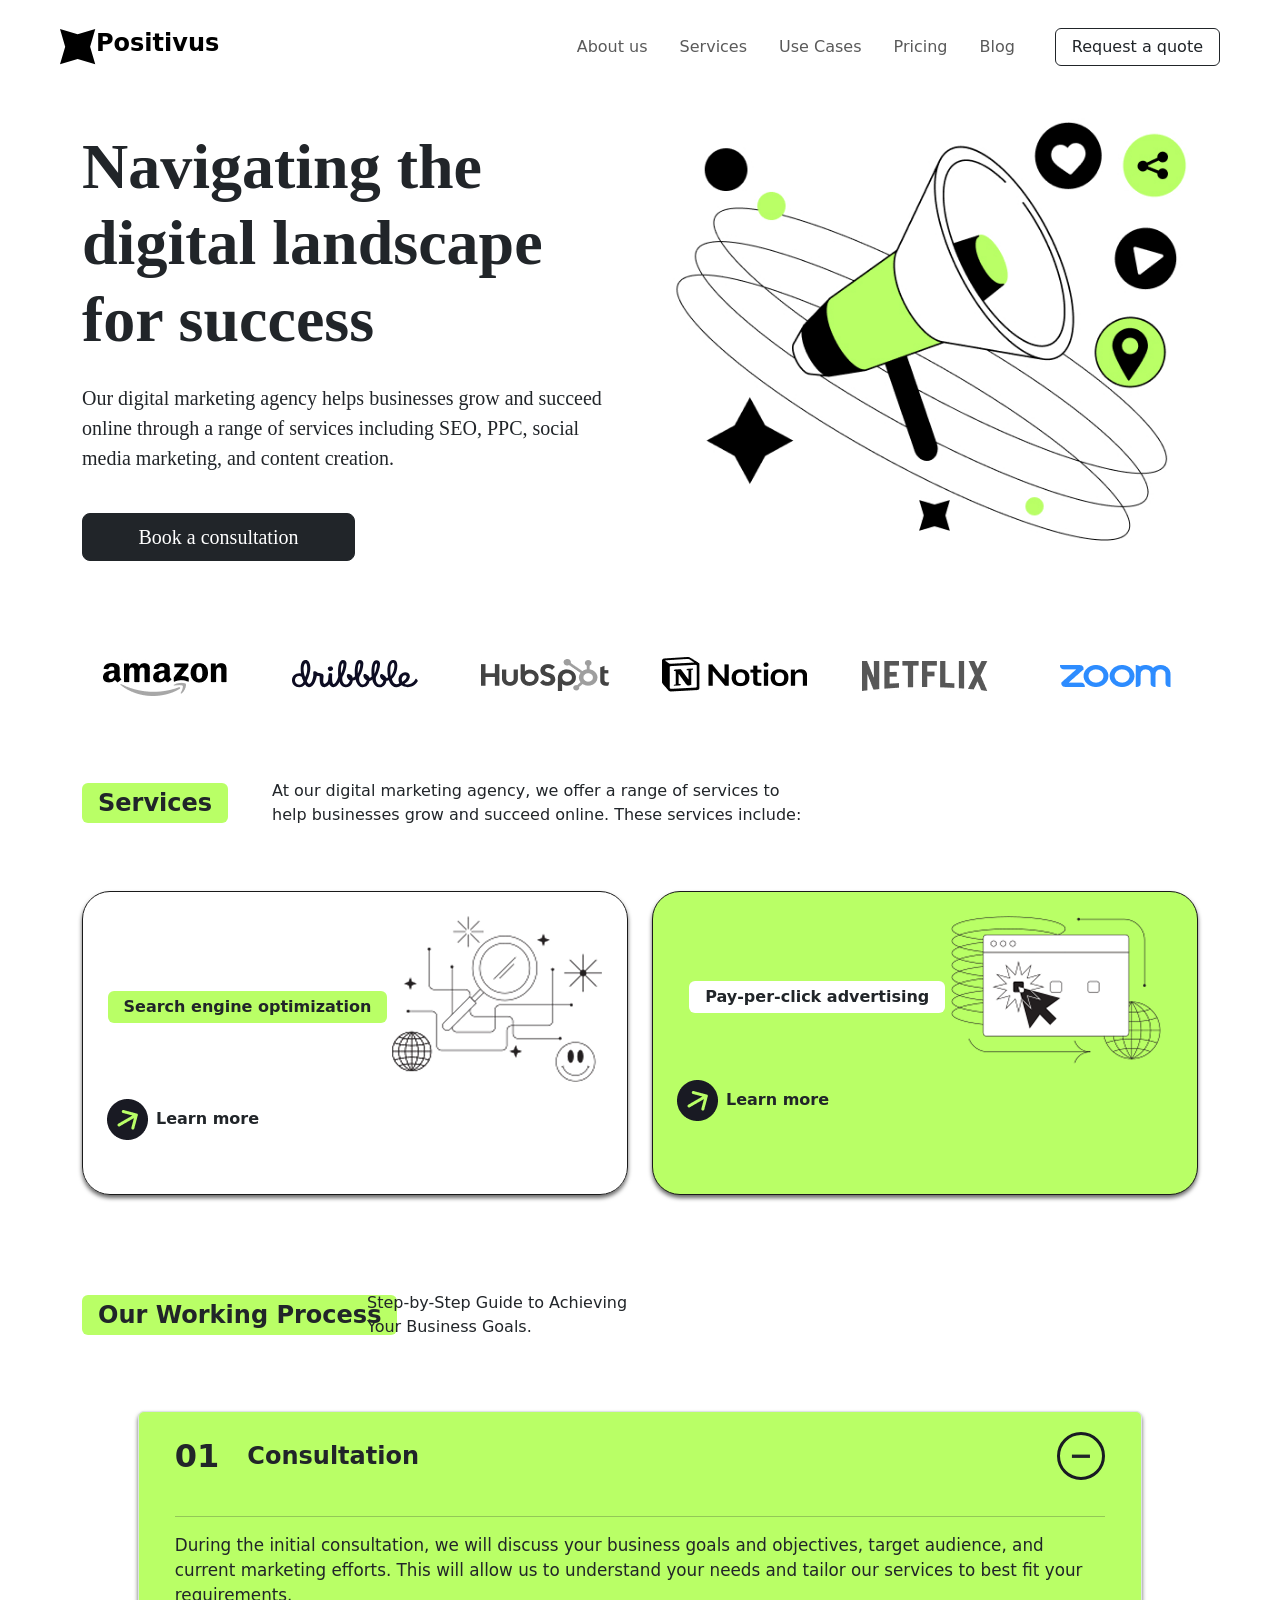
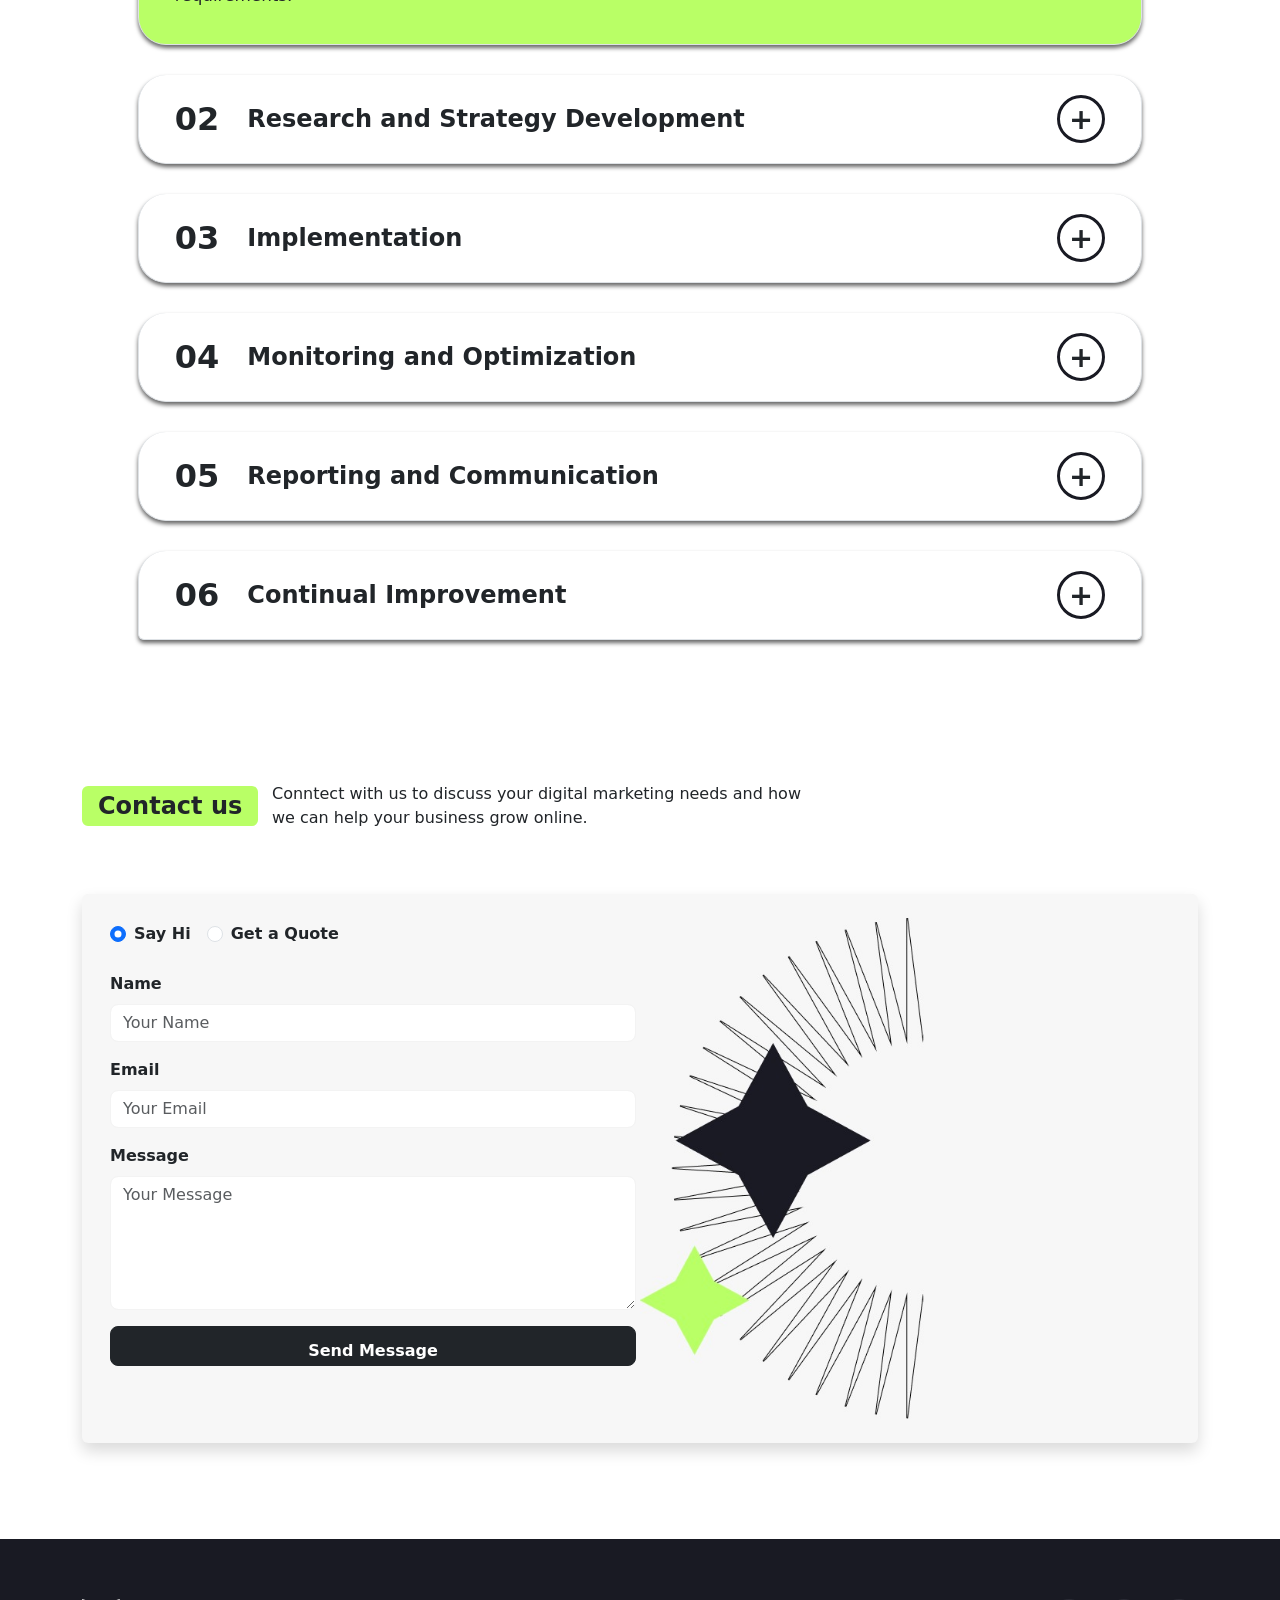
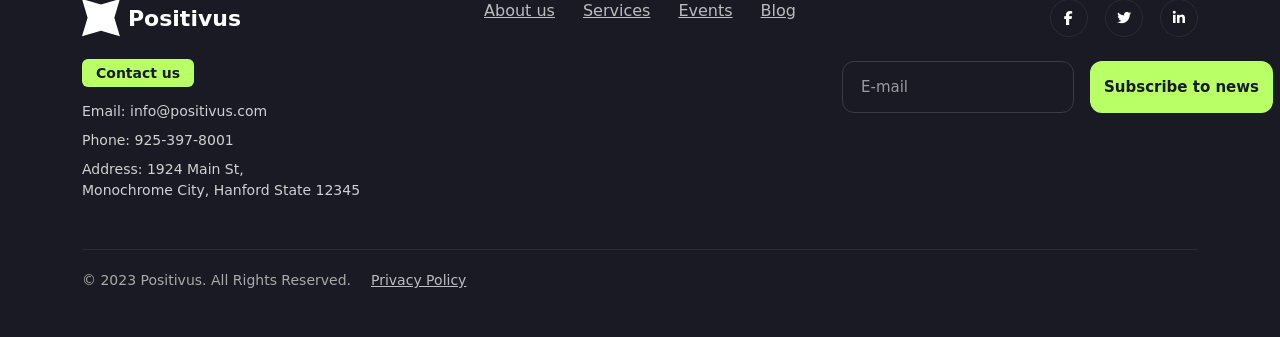
<file: index.html>
<!DOCTYPE html>
<html lang="en">

<head>
  <meta charset="UTF-8">
  <meta name="viewport" content="width=device-width, initial-scale=1.0">
  <title>Project SMIT</title>
  <link rel="stylesheet" href="./style/style.css">
  <link href="https://cdn.jsdelivr.net/npm/bootstrap@5.3.8/dist/css/bootstrap.min.css" rel="stylesheet"
    integrity="sha384-sRIl4kxILFvY47J16cr9ZwB07vP4J8+LH7qKQnuqkuIAvNWLzeN8tE5YBujZqJLB" crossorigin="anonymous">
  <link rel="stylesheet" href="https://cdnjs.cloudflare.com/ajax/libs/font-awesome/6.5.1/css/all.min.css">
  <!-- Google Fonts Import -->
  <link
    href="https://fonts.googleapis.com/css2?family=Inter:wght@400;500;600&family=Poppins:wght@500;600;700&display=swap"
    rel="stylesheet">


</head>

<body>
  <!-- Navbar -->
  <nav class="navbar navbar-expand-lg bg-white px-5 pt-4 pb-3">
    <div class="container-fluid">
      <a class="navbar-brand d-flex align-items-center" href="#">
        <img src="./assets/Vector.svg" alt="">
        <span class="fw-bold">
          <h4 class="fw-bold">Positivus</h4>
        </span>
      </a>
      <button class="navbar-toggler" type="button" data-bs-toggle="collapse" data-bs-target="#navbarNav">
        <span class="navbar-toggler-icon"></span>
      </button>
      <div class="collapse navbar-collapse justify-content-end" id="navbarNav">
        <ul class="navbar-nav me-3">
          <li class="nav-item"><a class="nav-link" href="#">About us</a></li>
          <li class="nav-item"><a class="nav-link" href="#">Services</a></li>
          <li class="nav-item"><a class="nav-link" href="#">Use Cases</a></li>
          <li class="nav-item"><a class="nav-link" href="#">Pricing</a></li>
          <li class="nav-item"><a class="nav-link" href="#">Blog</a></li>
        </ul>
        <a href="#" class="btn btn-outline-dark  px-3">Request a quote</a>
      </div>
    </div>
  </nav>

  <section class="container py-4">
    <div class="row align-items-center">
      <!-- Left Column: Text Content -->
      <div class="col-lg-6 mb-4 mb-lg-0 header">
        <h2 class="fw-semibold display-3 mb-4">Navigating the digital landscape for success </h2>
        <p class="lead mb-4 fw-normal pb-3 fw-lighter">
          Our digital marketing agency helps businesses grow and succeed online through a range of services
          including SEO, PPC, social media marketing, and content creation.
        </p>
        <a href="#" class="btn btn-dark btn-lg  w-50 h-25  p-2">Book a consultation</a>
      </div>

      <!-- Right Column: Image -->
      <div class="col-lg-6 text-center">
        <img src="./assets/Illustration.jpg" alt="Digital marketing illustration" class="img-fluid w-90" />
      </div>
    </div>
  </section>


  <section class="container py-5 pb-5">
    <div class="row justify-content-center align-items-center text-center">
      <div class="col-4 col-md-2 mb-3">
        <img src="./assets/Company logo.jpg" alt="Amazon" class="img-fluid brand-logo" />
      </div>
      <div class="col-4 col-md-2 mb-3">
        <img src="./assets/Company logo.svg" alt="Dribbble" class="img-fluid brand-logo" />
      </div>
      <div class="col-4 col-md-2 mb-3">
        <img src="./assets/Company logo (2).jpg" alt="HubSpot" class="img-fluid brand-logo" />
      </div>
      <div class="col-4 col-md-2 mb-3">
        <img src="./assets/Company logo (4).jpg" alt="Notion" class="img-fluid brand-logo" />
      </div>
      <div class="col-4 col-md-2 mb-3">
        <img src="./assets/Company logo (5).jpg" alt="Netflix" class="img-fluid brand-logo" />
      </div>
      <div class="col-4 col-md-2 mb-3">
        <img src="./assets/Company logo (1).png" alt="Zoom" class="img-fluid brand-logo" />
      </div>
    </div>
  </section>

  <section class="container py-3">
    <div class="row align-items-center">
      <!-- Left Column: Services Label -->
      <div class="col-lg-2 mb-3 mb-lg-0">
        <span class="badge custom-green text-dark fs-4 px-3 py-2">
          Services
        </span>
      </div>

      <!-- Right Column: Description -->
      <div class="col-lg-6">
        <p class="mb-0 fs-6 ">
          At our digital marketing agency, we offer a range of services to help businesses grow and succeed online.
          These services include:
        </p>
      </div>
    </div>
  </section>

  <section class="container py-5" >
    <div class="row g-4">
      <!-- SEO Section -->
      <div class="col-lg-6">
        <div class="service-card p-4 h-100 text-center">
          <span class="badge text-dark fs-6 px-3 py-2 mb-3 salman">
            Search engine optimization
          </span>
          <img src="./assets/tokyo-magnifier-web-search-with-elements 2.png" alt="SEO illustration"
            class="img-fluid mb-3" />
          <div class="d-flex justify-content-between gap-2">
            <div class="d-flex justify-content-center align-items-center">
              <span><img src="assets/Icon.png" alt=""></span>
              <span class="fw-semibold p-lg-2">Learn more</span>
            </div>
          </div>
        </div>
      </div>

      <!-- PPC Section -->
      <div class="col-lg-6">
        <div class="service-card p-4 h-100 text-center custom-green">
          <span class="badge bg-white text-dark fs-6 px-3 py-2 mb-3">
            Pay-per-click advertising
          </span>
          <img src="./assets/tokyo-selecting-a-value-in-the-browser-window 1.png" alt="PPC illustration"
            class="img-fluid mb-3" />
          <div class="d-flex justify-content-between gap-2">
            <div class="d-flex justify-content-center align-items-center">
              <span><img src="assets/Icon.png" alt=""></span>
              <span class="fw-semibold p-lg-2">Learn more</span>
            </div>
          </div>
        </div>
      </div>
    </div>
  </section>


  <!-- Process / Accordion -->
  <section class="section-container py-5">
    <div class="container">
      <div class="row align-items-center mb-4">
        <!-- Left Column: Label -->
        <div class="col-lg-3 mb-3 mb-lg-0">
          <span class="badge custom-green text-dark fs-4 px-3 py-2">
            Our Working Process
          </span>
        </div>

        <!-- Right Column: Subtitle -->
        <div class="col-lg-3">
          <p class="mb-0 fs-6 ">
            Step-by-Step Guide to Achieving Your Business Goals.
          </p>
        </div>
      </div>

      <!-- Accordion -->
      <div class="accordion py-5">
        <!-- Item 1 -->
        <div class="accordion-item active">
          <div class="accordion-header">
            <div class="left">
              <div class="number">01</div>
              <div class="title">Consultation</div>
            </div>
            <div class="icon">−</div>
          </div>
          <div class="accordion-content">
            <hr>
            During the initial consultation, we will discuss your business goals and objectives, target audience, and
            current marketing efforts. This will allow us to understand your needs and tailor our services to best fit
            your requirements.
          </div>
        </div>

        <!-- Item 2 -->
        <div class="accordion-item">
          <div class="accordion-header">
            <div class="left">
              <div class="number">02</div>
              <div class="title">Research and Strategy Development</div>
            </div>
            <div class="icon">+</div>
          </div>
          <div class="accordion-content">
            <hr>
            In-depth market research and custom strategy creation aligned with your objectives.
          </div>
        </div>

        <!-- Item 3 -->
        <div class="accordion-item">
          <div class="accordion-header">
            <div class="left">
              <div class="number">03</div>
              <div class="title">Implementation</div>
            </div>
            <div class="icon">+</div>
          </div>
          <div class="accordion-content">
            <hr>
            Professional execution using the latest tools and best practices.
          </div>
        </div>

        <!-- Item 4 -->
        <div class="accordion-item">
          <div class="accordion-header">
            <div class="left">
              <div class="number">04</div>
              <div class="title">Monitoring and Optimization</div>
            </div>
            <div class="icon">+</div>
          </div>
          <div class="accordion-content">
            <hr>
            Real-time tracking and continuous performance improvements.
          </div>
        </div>

        <!-- Item 5 -->
        <div class="accordion-item">
          <div class="accordion-header">
            <div class="left">
              <div class="number">05</div>
              <div class="title">Reporting and Communication</div>
            </div>
            <div class="icon">+</div>
          </div>
          <div class="accordion-content">
            <hr>
            Clear, transparent reports and regular updates.
          </div>
        </div>

        <!-- Item 6 -->
        <div class="accordion-item">
          <div class="accordion-header">
            <div class="left">
              <div class="number">06</div>
              <div class="title">Continual Improvement</div>
            </div>
            <div class="icon">+</div>
          </div>
          <div class="accordion-content">
            <hr>
            Ongoing strategy refinement for long-term growth.
          </div>
        </div>
      </div>
    </div>
  </section>

  <!-- Contact us -->

  <section class="container py-3">
    <div class="row align-items-center">
      <!-- Left Column: Services Label -->
      <div class="col-lg-2 mb-3 mb-lg-0">
        <span class="badge custom-green text-dark fs-4 px-3 py-2">
          Contact us
        </span>
      </div>

      <!-- Right Column: Description -->
      <div class="col-lg-6">
        <p class="mb-0 fs-6 ">
          Conntect with us to discuss your digital marketing needs and how we can help your business grow online.
        </p>
      </div>
    </div>
  </section>

  <section class="container  mb-lg-5 py-5">
    <div class="contact-form p-4 shadow rounded">
      <div class="row g-0">
        <!-- Left Column: Form -->
        <div class="col-lg-6 p-1">
          <!-- Radio Options -->
          <div class="mb-4 d-flex gap-3">
            <div class="form-check">
              <input class="form-check-input" type="radio" name="contactType" id="sayHi" checked>
              <label class="form-check-label fw-bold" for="sayHi">Say Hi</label>
            </div>
            <div class="form-check">
              <input class="form-check-input" type="radio" name="contactType" id="getQuote">
              <label class="form-check-label fw-bold" for="getQuote">Get a Quote</label>
            </div>
          </div>

          <!-- Input Fields -->
          <div class="mb-3">
            <label for="name" class="form-label fw-semibold">Name</label>
            <input type="text" class="form-control" id="name" placeholder="Your Name">
          </div>
          <div class="mb-3">
            <label for="email" class="form-label fw-semibold">Email</label>
            <input type="email" class="form-control" id="email" placeholder="Your Email">
          </div>
          <div class="mb-3">
            <label for="message" class="form-label fw-semibold">Message</label>
            <textarea class="form-control" id="message" rows="5" placeholder="Your Message"></textarea>
          </div>

          <!-- Submit Button -->
          <button type="submit" class="btn btn-dark w-100 fw-bold">Send Message</button>
        </div>

        <!-- Right Column: Image inside form -->
        <div class="col-lg-6">
          <img src="assets/contactsidephoto.jpeg" alt="Decorative Graphic" class="img-fluid h-100 w-100">
        </div>
      </div>
    </div>
    </section>



  <!-- Footer Section -->
  <footer class="footer">
    <div class="container footer-wrapper">

      <div class="row gy-4">

        <!-- Left Side -->
        <div class="col-lg-4">
          <div class="footer-logo d-flex align-items-center mb-4">
            <img src="assets/Vector (1).svg" height="38" class="me-2">
            <span>Positivus</span>
          </div>

          <span class="contact-badge">Contact us</span>

          <div class="footer-contact mt-3">
            <p>Email: info@positivus.com</p>
            <p>Phone: 925-397-8001</p>
            <p>Address: 1924 Main St,<br>Monochrome City, Hanford State 12345</p>
          </div>
        </div>

        <!-- Center Navigation -->
        <div class="col-lg-4 d-flex align-items-start justify-content-center">
          <ul class="footer-nav">
            <li><a href="#">About us</a></li>
            <li><a href="#">Services</a></li>
            <li><a href="#">Events</a></li>
            <li><a href="#">Blog</a></li>
          </ul>
        </div>

        <!-- Right Side -->
        <div class="col-lg-4">

          <!-- Social -->
          <div class="social-icons text-lg-end mb-4">
            <a href="#"><i class="fab fa-facebook-f"></i></a>
            <a href="#"><i class="fab fa-twitter"></i></a>
            <a href="#"><i class="fab fa-linkedin-in"></i></a>
          </div>

          <!-- Newsletter -->
          <div class="newsletter-box">
            <form>
              <input type="email" placeholder="E-mail">
              <button type="submit">Subscribe to news</button>
            </form>
          </div>

        </div>
      </div>

      <!-- Bottom Line -->
      <div class="footer-bottom">
        <p>© 2023 Positivus. All Rights Reserved.</p>
        <a href="#">Privacy Policy</a>
      </div>

    </div>
  </footer>





  <script src="https://cdn.jsdelivr.net/npm/bootstrap@5.3.8/dist/js/bootstrap.min.js"
    integrity="sha384-G/EV+4j2dNv+tEPo3++6LCgdCROaejBqfUeNjuKAiuXbjrxilcCdDz6ZAVfHWe1Y" crossorigin="anonymous">
  </script>
  <script src="script/script.js"></script>

</body>

</html>
</file>
<file: style/style.css>
:root {
  --green: #B9FF66; 
  --dark: #191A23; 
  --light: #f3f3f3;
}

.logo-icon {
  font-size: 1.2rem;
}

.navbar-nav .nav-link {
  font-weight: 500;
  margin-right: 1rem;
}

.navbar {
  border-bottom: none !important;
  box-shadow: none !important;
}
.header{
  font-family: typography !important;
  font-weight: lighter;
}
h2 {
    font-weight: lighter; 
  font-size: 2.5rem;   
  line-height: 1.3;
}

p.lead {
  font-size: 1.25rem; 
}

.btn-lg {
  padding: 0.8rem 1.6rem;
  font-size: 1.1rem;
}


/* Bright Green */
.custom-green {
  background-color: #B9FF66;
}

.bg-dark-custom {
  background-color: #191A23;
  color: #f3f3f3;
}



.highlight-text {
  background-color: #f3f3f3; 
  padding: 1rem;
  border-radius: 300px;
  font-size: 1.1rem;
}


.custom-green {
  background-color: #B9FF66; 
}


.badge {
  font-weight: 500;
}

.btn-dark {
  width: 40px;
  height: 40px;
  padding: 0;
}
.salman{
    background-color: #B9FF66;
}

/* Common header style */
.custom-header {
  font-weight: bold;
  border-radius: 8px;
  position: relative;
}

/* Step 01 (Green) */
.step1 {
  background-color: #B9FF66; 
  color: #f3f3f3;
}

.step2 {
  background-color: #f3f3d3; 
  color: #333;
}

/* Plus/Minus icon */
.custom-header::after {
  content: '+';
  font-size: 20px;
  font-weight: bold;
  position: absolute;
  right: 20px;
  color: inherit;
}

.custom-header:not(.collapsed)::after {
  content: '–';
}
.custom-green {
  background-color: #B9FF66; 
  border-radius: 6px;
  font-weight: 600;
}

/* Subtitle Text */
#process p {
  color: #191A23;
  line-height: 1.6;
}

  /* Accordion */
  .section-header {
  background-color: #B9FF66;
  color: black;
  text-align: center;
  border-radius: 20px;
  padding: 24px;
  margin-bottom: 32px;
  margin: 40px;
}

.section-header h2 {
  font-size: 2rem;
  font-weight: 800;
  margin-bottom: 8px;
  color: black;
}

.section-header p {
  font-size: 1.1rem;
  font-weight: 500;
  color: black;
}
/* Service Cards */
.service-card {
  margin-bottom: 30px;
  border: 1px solid #1a1a1a;    
  border-radius: 28px;          
  
  /* Same shadow as accordion */
  box-shadow: 0 3px 4px rgba(0, 0, 0, 0.6);
  
  overflow: hidden;
}

.accordion {
  max-width: 90%;
  margin: 0 auto;
}

.accordion-item {
  margin-bottom: 30px;
  background: #f3f3d3; 
  
  border: 5px solid #191A23; 
  border-radius: 28px;
  
  /* Strong bottom 3D effect */
  box-shadow: 0 3px 4px rgba(0, 0, 0, 0.6);
  
  overflow: hidden;
  transition: all 0.25s ease;
}

.accordion-item.active {
  background: #B9FF66; 
}

.accordion-header {
  display: flex;
  justify-content: space-between;
  align-items: center;
  padding: 20px 36px;
  cursor: pointer;
  font-weight: 700;
}

.left {
  display: flex;
  align-items: center;
  gap: 28px;
}

.number {
  font-size: 2.0rem;
  font-weight: 600;
}

.title {
  font-size: 1.5rem;
  font-weight: lighter bold;

}

.icon {
  width: 48px;
  height: 48px;
  border: 3px solid #191A23;
  border-radius: 50%;
  
  display: flex;
  align-items: center;
  justify-content: center;
  
  font-size: 1.8rem;
  font-weight: bold;
  
  transition: transform 0.3s ease;
}

.accordion-item.active .icon {
  transform: rotate(180deg);
}

.accordion-content {
  max-height: 0;
  overflow: hidden;
  padding: 0 36px;
  transition: max-height 0.4s ease, padding 0.3s ease;
  font-size: 1.05rem;
}

.accordion-item.active .accordion-content {
  max-height: 300px;
  padding: 0 36px 36px;
}

.contact-form {
  background-color: #f7f7f7;
  border-radius: 12px;
}

.contact-form .form-control {
  border-radius: 8px;
  border: 1px solid #f3f3f3;
}

.contact-form button {
  border-radius: 8px;
  padding: 12px;
  transition: background-color 0.3s ease;
}

.contact-form button:hover {
  background-color: #191A23;
  color: #f3f3f3;
}
.contact-form img {
  width: 100%;
  height: 100%;
  object-fit: cover; 
  border-radius: 0 12px 12px 0; 
}

.footer {
  background: #191A23;
  padding: 60px 0 30px;
  color: #fff;
}

.footer-wrapper {
  border-radius: 20px;
}

/* Logo */
.footer-logo span {
  font-size: 22px;
  font-weight: 700;
  color: #fff;
}

/* Contact Badge */
.contact-badge {
  background: #B9FF66;
  color: #191A23;
  font-weight: 600;
  padding: 6px 14px;
  border-radius: 6px;
  font-size: 14px;
}

/* Contact Text */
.footer-contact p {
  margin-bottom: 8px;
  font-size: 14px;
  color: #d1d1d1;
}

/* Footer Navigation */
.footer-nav {
  list-style: none;
  padding: 0;
  margin: 0;
  display: flex;
  gap: 28px;
  justify-content: center;
  flex-wrap: wrap;
}

.footer-nav a {
  color: #ffffffb5;
  font-weight: 500;
  transition: 0.3s;
}

.footer-nav a:hover {
  color: #B9FF66;
}

/* Social Icons */
.social-icons a {
  display: inline-flex;
  align-items: center;
  justify-content: center;
  width: 38px;
  height: 38px;
  border: 1px solid #2a2b35;
  border-radius: 50%;
  margin-left: 12px;
  color: #ffffff;
  font-size: 14px;
  transition: 0.3s;
  text-decoration: none;
}

.social-icons a:hover {
  background: #B9FF66;
  color: #191A23;
}


.newsletter-box form {
  display: flex;
  gap: 16px;
  align-items: center;
}

/* Input Styling */
.newsletter-box input {
  flex: 1;
  height: 52px;
  background: #191A23;          
  border: 1.5px solid #3a3b45;  
  padding: 0 18px;
  border-radius: 12px;
  color: #ffffff;              
  font-size: 15px;
  outline: none;
  transition: border-color 0.3s ease, box-shadow 0.3s ease;
}

.newsletter-box input::placeholder {
  color: #9a9aa0;              
}

.newsletter-box input:focus {
  border-color: #B9FF66;        
  box-shadow: 0 0 0 2px rgba(185, 255, 102, 0.15);
}


/* Button Styling */
.newsletter-box button {
  height: 52px;
  background: #B9FF66;
  border: none;
  padding: 0 14px;
  border-radius: 12px;
  font-weight: 600;
  font-size: 15px;
  color: #191A23;
  transition: all 0.3s ease;
  white-space: nowrap;
}

.newsletter-box button:hover {
  box-shadow: 0 8px 18px rgba(185, 255, 102, 0.25);
}

/* Footer Bottom */
.footer-bottom {
  margin-top: 40px;
  padding-top: 20px;
  border-top: 1px solid #2a2b35;
  display: flex;
  gap: 20px;
  flex-wrap: wrap;
  font-size: 14px;
  color: #aaa;
}

.footer-bottom a {
  color: #ffffffb5;
}

.footer-bottom a:hover {
  color: #B9FF66;
}
</file>
